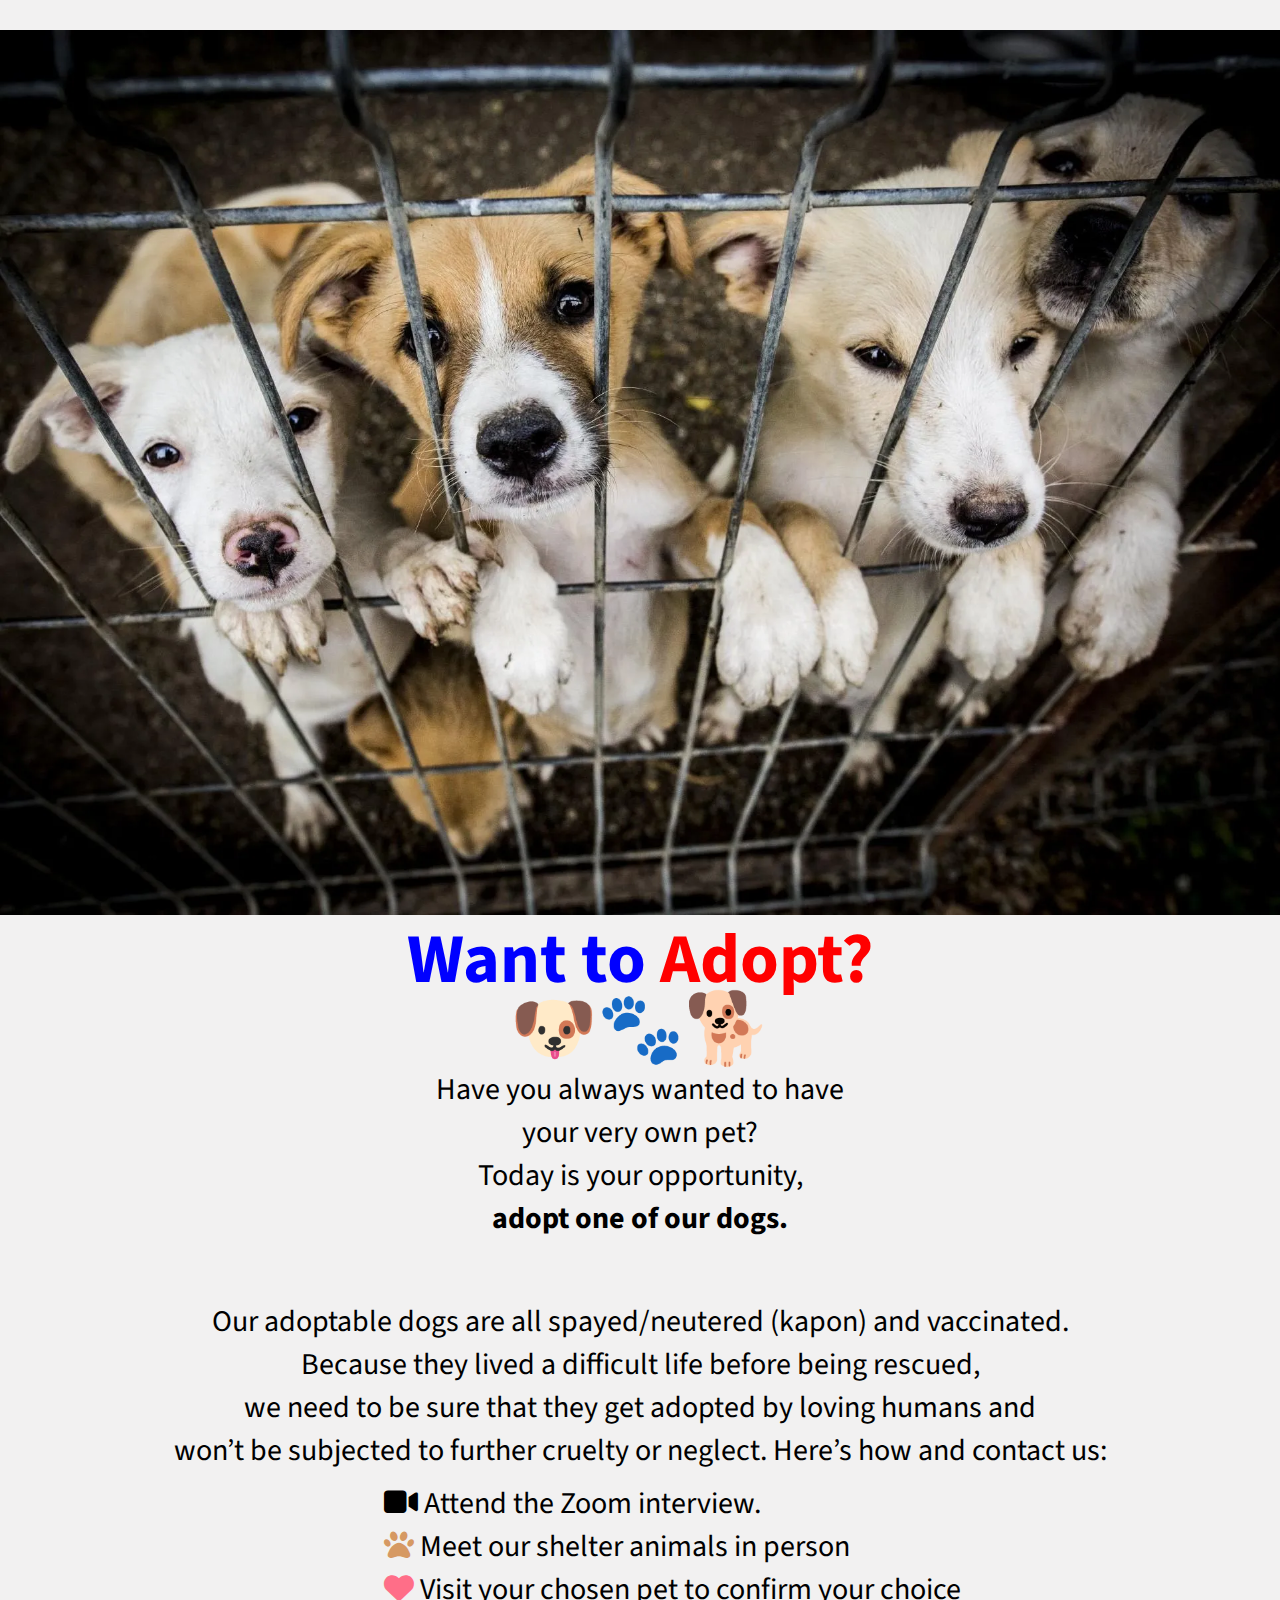
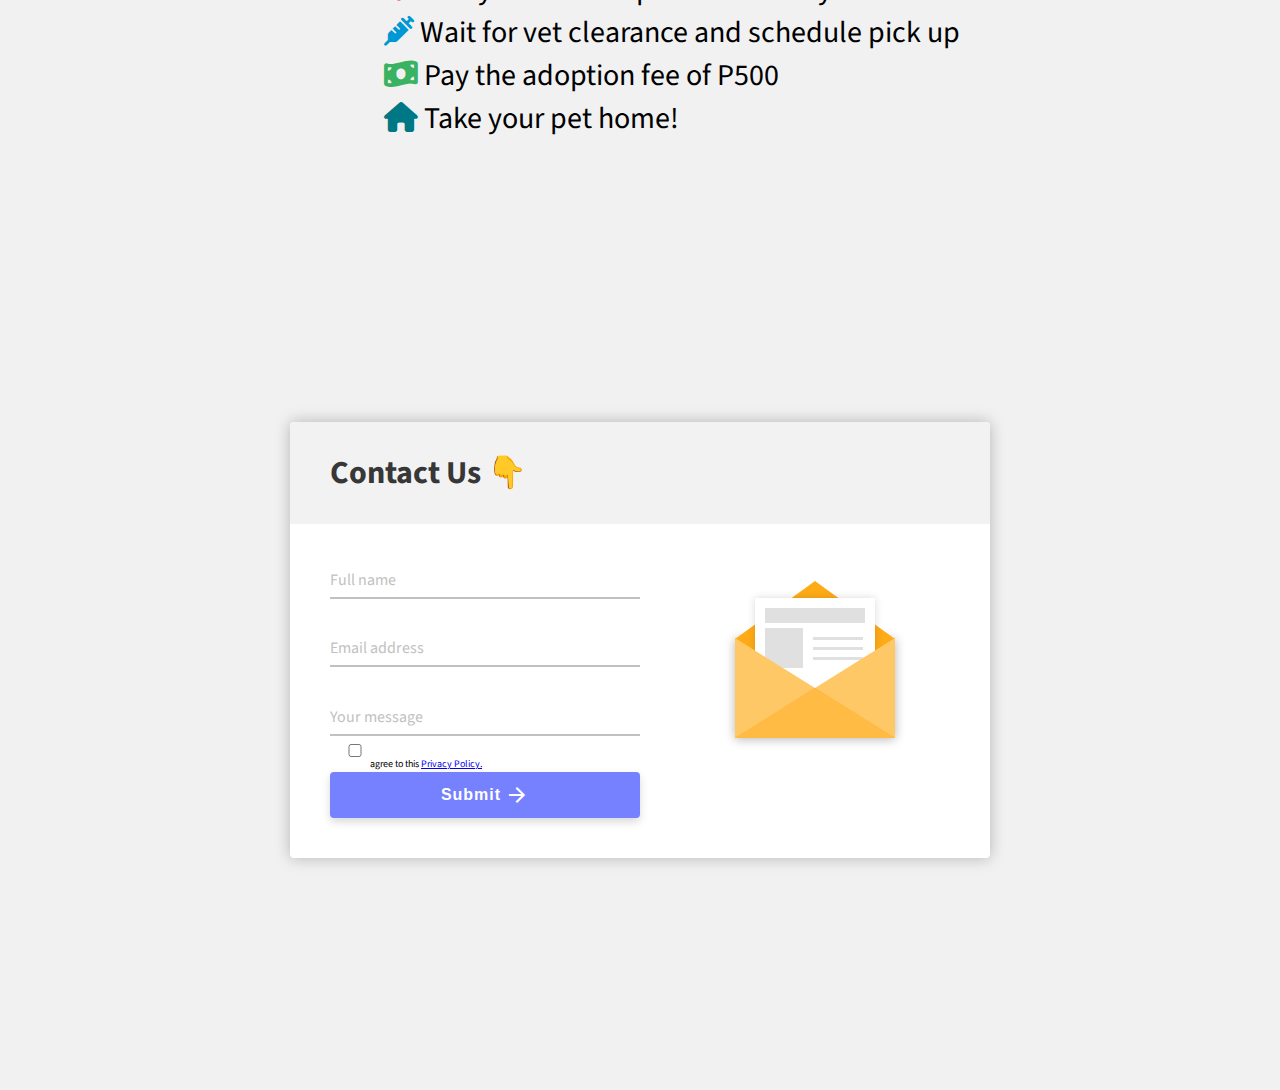
<file: index.html>
<!DOCTYPE html>
<html lang="en">
<head>
    <meta charset="UTF-8">
    <meta name="viewport" content="width=device-width, initial-scale=1.0">
    <title>Adoption</title>
    
    <link rel="stylesheet" href="https://cdnjs.cloudflare.com/ajax/libs/font-awesome/6.4.0/css/all.min.css">
    
    <link rel="stylesheet" href="style.css">
    <link href="https://fonts.googleapis.com/css?family=Source+Sans+Pro:400,700&display=swap" rel="stylesheet">
<link href="https://fonts.googleapis.com/icon?family=Material+Icons" rel="stylesheet">

<script type="text/javascript" src="https://cdnjs.cloudflare.com/ajax/libs/jquery/3.4.1/jquery.min.js"></script>
    
</head>
<body>
    
    <!-- 1st SECTION -->
    <section class="adopts" id="adopts">
        
        <div class="row">
                                    
            <div class="image">
                <img src="dog.png" alt="Adopt Dog">
            </div>
            
            <div class="content">
                <h3>Want to <span>Adopt? <br>🐶🐾🐕</span></h3>
                <p>Have you always wanted to have <br> your very own pet? <br> Today is your opportunity, <br> <span><b>adopt one of our dogs.</b></span></p>
            </div>
            
        </div>
        
    </section>
    
    
    <!-- 2nd Section -->
    <section>
        <p class="text">Our adoptable dogs are all spayed/neutered (kapon) and vaccinated. <br> Because they lived a difficult life before being rescued, <br> we need to be sure that they get adopted by loving humans and <br> won’t be subjected to further cruelty or neglect. Here’s how and contact us:</p>
        <div class="steps">
    <div class="text-icon">
        <p><i class="fa-solid fa-video fa-fade"></i> Attend the Zoom interview.</p>
    </div>
    
    <div class="text-icon">
        <p><i class="fa-solid fa-paw fa-bounce" style="color: #d69963;"></i> Meet our shelter animals in person</p>
    </div>
    
    <div class="text-icon">
        <p><i class="fa-solid fa-heart fa-beat" style="color: #ff6e88;"></i> Visit your chosen pet to confirm your choice</p>  
    </div>

    <div class="text-icon">
        <p><i class="fa-solid fa-syringe fa-shake" style="color: #0098d4;"></i> Wait for vet clearance and schedule pick up</p>
    </div>
  
    <div class="text-icon">
        <p><i class="fa-solid fa-money-bill-wave fa-beat-fade" style="color: #39b362;"></i> Pay the adoption fee of P500</p>
    </div>
  
    <div class="text-icon">
        <p><i class="fa-solid fa-house" style="color: #007785;"></i> Take your pet home!</p>
    </div>  
    </div>
    </section>
 
  
  
    
    <!-- FORM -->
    <section class="adopt-form" id="adopt-form">
    <div class="center">
  <div class="container">
  
      <h1 class="title">Contact Us 👇</h1>
    
      <div class="form form__1">
        <label for="name" class="form__label">Full name</label>
        <input type="text" class="form__input" placeholder="" id="name" required>
      </div>
    
      <div class="form form__2">
        <label for="email" class="form__label">Email address</label>
        <input type="email" class="form__input" placeholder="" id="email" required>
      </div>
    
      <div class="form form__3">
        <label for="message" class="form__label">Your message</label>
        <input type="text" class="form__input" placeholder="" id="message" required>        
      </div>
    
      <button class="form__btn">
        <span class="form__btn--visible" onclick="clearText()"><p>Submit</p> 
          <i class="material-icons">arrow_forward</i>
        </span>
        <span class="form__btn--invisible" id="btn-reset">Message sent!</span>
        
      </button>
      <div class="form form__4">
          <input type="checkbox" class="check" name="" id="checkbox" >
          <label for="checkbox">agree to this <a href="terms.html" target="_parent">Privacy Policy.</a></label>
      </div>
  
    <div class="container-mail">
      <div class="mail">
        <div class="mail__back"></div>
        <div class="mail__top"></div>
        <div class="mail__letter">
          <div class="mail__letter-square">
          </div>
          <div class="mail__letter-lines">
          </div>
        </div>
        <div class="mail__left"></div>
        <div class="mail__right"></div>
        <div class="mail__bottom"></div>
      </div>
    </div>
    
  </div>
</div>
</section>

<script type="text/javascript">

</script>
    
    <script src="script.js"></script>
    
      
  
</body>

</html>
</file>
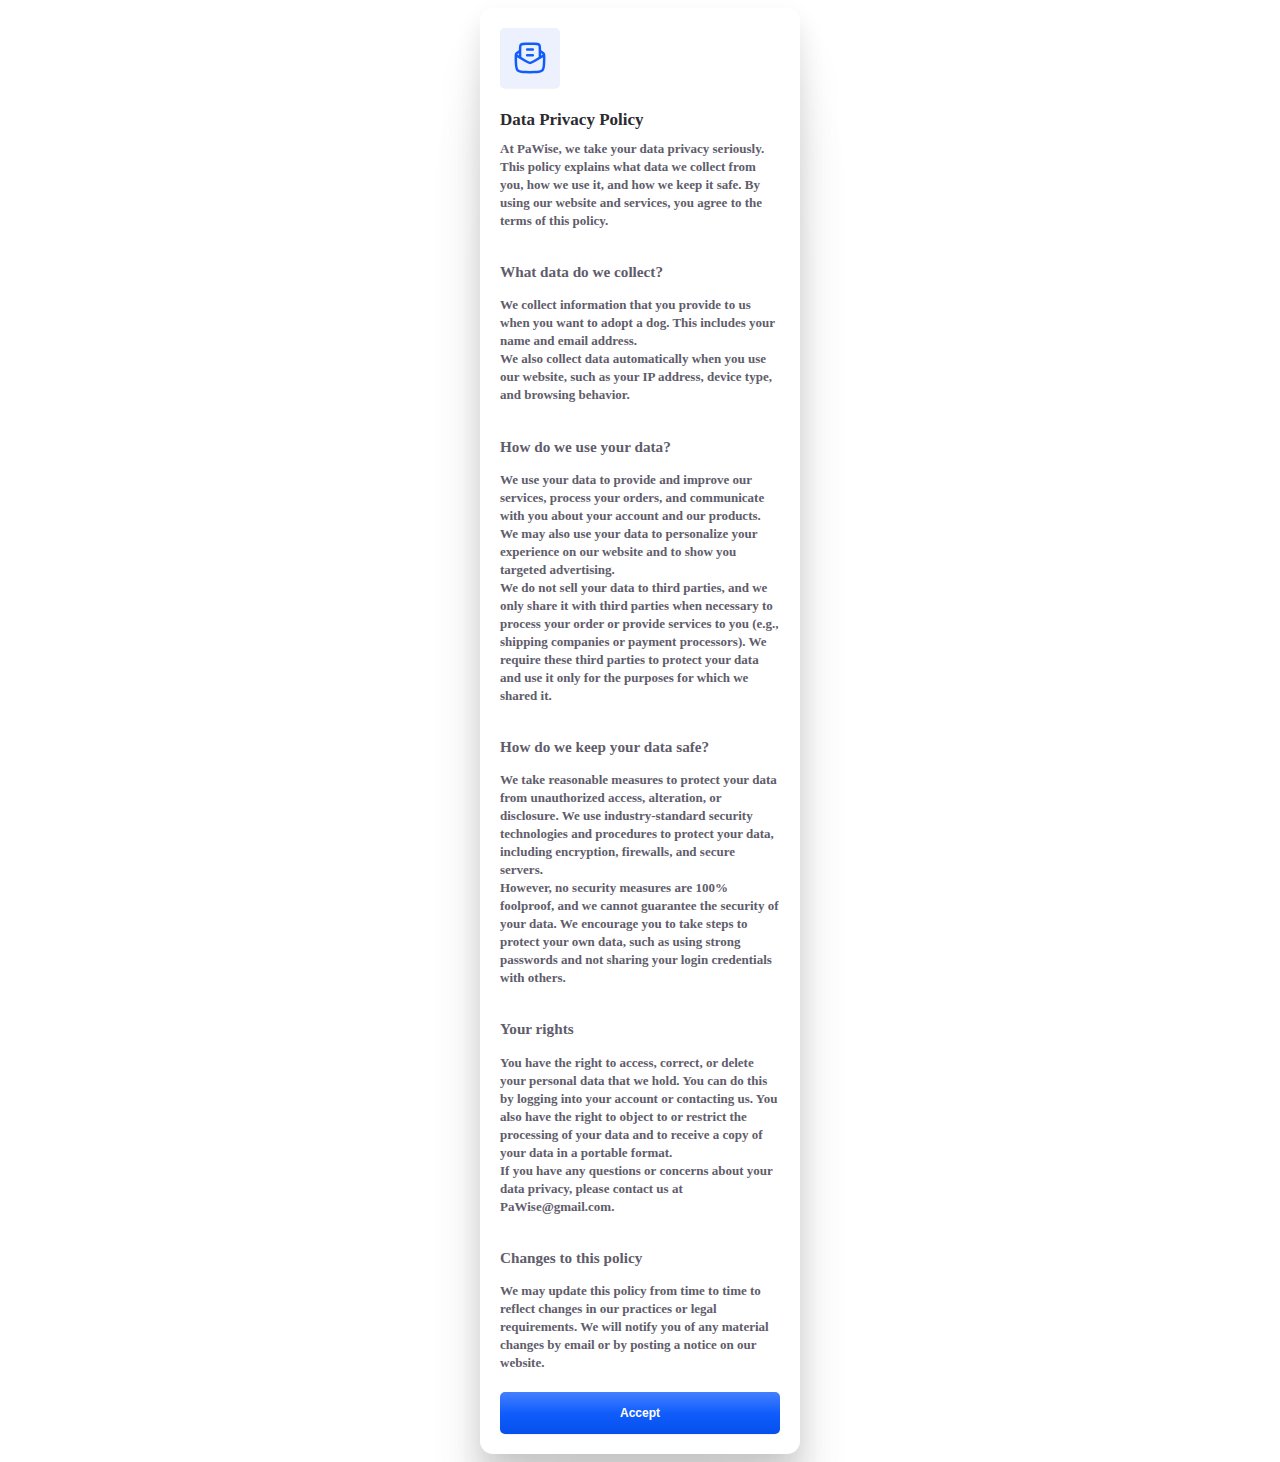
<file: terms.html>
<!DOCTYPE html>
<html lang="en">
<head>
    <meta charset="UTF-8">
    <meta name="viewport" content="width=device-width, initial-scale=1.0">
    <title>Terms & Conditions</title>
    
    <style>
        
        .popup {
  position: relative;
  width: 320px;
  height: fit-content;
  background: #FFFFFF;
  box-shadow: 0px 187px 75px rgba(0, 0, 0, 0.01), 0px 105px 63px rgba(0, 0, 0, 0.05), 0px 47px 47px rgba(0, 0, 0, 0.09), 0px 12px 26px rgba(0, 0, 0, 0.1), 0px 0px 0px rgba(0, 0, 0, 0.1);
  border-radius: 13px;
  margin: auto;
}

.form {
  display: flex;
  flex-direction: column;
  align-items: flex-start;
  padding: 20px;
  gap: 20px;
}

.icon {
  display: flex;
  align-items: center;
  justify-content: center;
  width: 60px;
  height: 60px;
  background: #ECF1FD;
  box-shadow: 0px 0.5px 0.5px #EFEFEF, 0px 1px 0.5px rgba(239, 239, 239, 0.5);
  border-radius: 5px;
}

.note {
  display: flex;
  flex-direction: column;
  gap: 8px;
}

.title {
  font-style: normal;
  font-weight: 700;
  font-size: 17px;
  line-height: 24px;
  color: #2B2B2F;
}

.subtitle {
  font-style: normal;
  font-weight: 600;
  font-size: 13px;
  line-height: 18px;
  color: #5F5D6B;
}


.form button.submit {
  display: flex;
  flex-direction: row;
  justify-content: center;
  align-items: center;
  padding: 10px 18px;
  gap: 10px;
  width: 100%;
  height: 42px;
  background: linear-gradient(180deg, #4480FF 0%, #115DFC 50%, #0550ED 100%);
  box-shadow: 0px 0.5px 0.5px #EFEFEF, 0px 1px 0.5px rgba(239, 239, 239, 0.5);
  border-radius: 5px;
  border: 0;
  font-style: normal;
  font-weight: 600;
  font-size: 12px;
  line-height: 15px;
  color: #ffffff;
}
.submit a {
    text-decoration: none;
    color: white;
}    
        
    </style>
    
</head>
<body>
    
    <div class="popup">
  <form class="form">
    <div class="icon">
      <svg xmlns="http://www.w3.org/2000/svg" fill="none" viewBox="0 0 34 34" height="34" width="34">
        <path stroke-linejoin="round" stroke-width="2.5" stroke="#115DFC" d="M7.08385 9.91666L5.3572 11.0677C4.11945 11.8929 3.50056 12.3055 3.16517 12.9347C2.82977 13.564 2.83226 14.3035 2.83722 15.7825C2.84322 17.5631 2.85976 19.3774 2.90559 21.2133C3.01431 25.569 3.06868 27.7468 4.67008 29.3482C6.27148 30.9498 8.47873 31.0049 12.8932 31.1152C15.6396 31.1838 18.3616 31.1838 21.1078 31.1152C25.5224 31.0049 27.7296 30.9498 29.331 29.3482C30.9324 27.7468 30.9868 25.569 31.0954 21.2133C31.1413 19.3774 31.1578 17.5631 31.1639 15.7825C31.1688 14.3035 31.1712 13.564 30.8359 12.9347C30.5004 12.3055 29.8816 11.8929 28.6437 11.0677L26.9171 9.91666"></path>
        <path stroke-linejoin="round" stroke-width="2.5" stroke="#115DFC" d="M2.83331 14.1667L12.6268 20.0427C14.7574 21.3211 15.8227 21.9603 17 21.9603C18.1772 21.9603 19.2426 21.3211 21.3732 20.0427L31.1666 14.1667"></path>
        <path stroke-width="2.5" stroke="#115DFC" d="M7.08331 17V8.50001C7.08331 5.82872 7.08331 4.49307 7.91318 3.66321C8.74304 2.83334 10.0787 2.83334 12.75 2.83334H21.25C23.9212 2.83334 25.2569 2.83334 26.0868 3.66321C26.9166 4.49307 26.9166 5.82872 26.9166 8.50001V17"></path>
        <path stroke-linejoin="round" stroke-linecap="round" stroke-width="2.5" stroke="#115DFC" d="M14.1667 14.1667H19.8334M14.1667 8.5H19.8334"></path>
      </svg>
    </div>
    <div class="note">
      <label class="title">Data Privacy Policy</label>
      <span class="subtitle">At PaWise, we take your data privacy seriously. This policy explains what data we collect from you, how we use it, and how we keep it safe. By using our website and services, you agree to the terms of this policy.
<br> <br>
<h3>What data do we collect?</h3>

We collect information that you provide to us when you want to adopt a dog. This includes your name and email address.
<br>
We also collect data automatically when you use our website, such as your IP address, device type, and browsing behavior.
<br> <br>
<h3>How do we use your data?</h3>

We use your data to provide and improve our services, process your orders, and communicate with you about your account and our products. We may also use your data to personalize your experience on our website and to show you targeted advertising.
<br>
We do not sell your data to third parties, and we only share it with third parties when necessary to process your order or provide services to you (e.g., shipping companies or payment processors). We require these third parties to protect your data and use it only for the purposes for which we shared it.
<br> <br>
<h3>How do we keep your data safe?</h3>

We take reasonable measures to protect your data from unauthorized access, alteration, or disclosure. We use industry-standard security technologies and procedures to protect your data, including encryption, firewalls, and secure servers.
<br>
However, no security measures are 100% foolproof, and we cannot guarantee the security of your data. We encourage you to take steps to protect your own data, such as using strong passwords and not sharing your login credentials with others.
<br> <br>
<h3>Your rights</h3>

You have the right to access, correct, or delete your personal data that we hold. You can do this by logging into your account or contacting us. You also have the right to object to or restrict the processing of your data and to receive a copy of your data in a portable format.
<br>
If you have any questions or concerns about your data privacy, please contact us at PaWise@gmail.com.
<br> <br>
<h3>Changes to this policy</h3>

We may update this policy from time to time to reflect changes in our practices or legal requirements. We will notify you of any material changes by email or by posting a notice on our website.
</span>
    </div>
        
    <button class="submit"><a href="index.html">Accept</a></button>
  </form>
</div>
    
</body>
</html>
</file>
<file: style.css>
*, *::after, *::before {
  margin: 0;
  padding: 0;
  -webkit-font-smoothing: antialiased;
  -moz-osx-font-smoothing: grayscale;
}
html {
  font-size: 62.5%;
  overflow-y: scroll;
}


body {
  background-color: #F2F1F1;
  font-family: 'Source Sans Pro', sans-serif;
}
.material-icons {
  font-size: 18px;
  margin-left: 4px;
}
.center {
  height: 100vh;
  display: flex;
  justify-content: center;
  align-items: center;
}
.container {
  display: grid;
  grid-template-columns: repeat(2, minmax(min-content, 35rem));
  grid-template-rows: repeat(5, min-content);
  justify-items: space-between;
  align-items: center;
  background: #fff;
  border-radius: 0.4rem;
  box-shadow: 0 0 1.5rem rgba(0, 0, 0, 0.25);
}
@media only screen and (max-width: 790px) {
  .container {
    grid-template-columns: 50rem;
    grid-column-rows: repeat(6, min-content);
  }
}
@media only screen and (max-width: 540px) {
  .container {
    grid-template-columns: minmax(30rem, 40rem);
  }
}
/*  TITLE  */
.title {
  grid-row: 1 / 2;
  grid-column: 1 / 4;
  padding: 2.8rem 4rem;
  margin-bottom: 1.4rem;
  font-size: 3.2rem;
  color: #373737;
  border-radius: 0.4rem 0.4rem 0 0;
  background: #f2f2f2;
  font-weight: 700;
}
/*  FORM  */
.form {
  grid-column: 1 / 2;
  display: flex;
  flex-direction: column;
  margin: 2rem 0 0.8rem 4rem;
  position: relative; 

}
@media only screen and (max-width: 790px) {
  .form {
    margin: 2rem 4rem 0.8rem 4rem;
  }
}
.form__1 {
  grid-row: 2 / 3;
}
.form__2 {
  grid-row: 3 / 4;
}
.form__3 {
  grid-row: 4 / 5;
}
.form__4 {
    grid-row: 7 / 8;
}

.form__4 {
    grid-column: 1 / 2;
    grid-row: 5 / 6;
    bottom: 5rem;
}

.check {
    float: right;
    margin-right: 25rem;
    width: 50px;
}
.form__4 label {
    float: left;
    margin-left: 4rem;
}

.form.active label {
  transform: translateY(-2.2rem);
  visibility: visible;
  font-size: 1.3rem;
  color: #7581FF;
}
.form__input {
  font-size: 1.6rem;
  padding: 1rem 0;
  border: none;
  background: transparent;
  border-bottom: 2px solid #c1c1c1;
}
.form__input:focus {
  outline: none;
  border-bottom: 2px solid #c1c1c1;
}
.form__input:focus:invalid {
  border-bottom: 2px solid #7581FF;
}
.form__label {
  font-size: 1.6rem;
  color: #c1c1c1;
  position: absolute;
  top: 1rem;
  pointer-events: none;
  transition: all 0.3s;
}
.form__btn {
  grid-column: 1 / 2;
  grid-row: 5 / 6;
  background: #7581FF;
  color: #fff;
  border: none;
  font-size: 1.6rem;
  font-weight: 700;
  letter-spacing: 1px;
  padding: 1.1rem 0;
  margin: 2.8rem 0 4rem 4rem;
  cursor: pointer;
  border-radius: 0.4rem;
  box-shadow: 0 0.4rem 0.8rem rgba(0, 0, 0, 0.15);
  overflow: hidden;
  position: relative;
  transition: all 0.2s;
}
@media only screen and (max-width: 790px) {
  .form__btn {
    margin: 2.8rem 4rem 4rem 4rem;
  }
}
.form__btn:focus {
  outline: 0;
}
.form__btn:hover {
  background-color: #5162fe;
}
.form__btn > * {
  transition: all 0.4s;
  transition-delay: 1s;
  display: inline-block;
}
.form__btn--invisible {
  position: absolute;
  width: 100%;
  left: 0;
  top: -100%;
}
.form__btn--invisible.visible {
  top: 11px;
}
.form__btn--visible {
  display: flex;
  justify-content: center;
  align-items: center;
}
.form__btn--visible.invisible {
  transform: translateY(200%);
}
/*  MAIL ICON  */
.container-mail {
  grid-column: 2 / 3;
  grid-row: 2 / 6;
  display: flex;
  justify-content: center;
  align-items: center;
  width: 31rem;
  height: 28rem;
  margin-bottom: 4rem;
}
@media only screen and (max-width: 790px) {
  .container-mail {
    grid-column: 1 / 2;
    grid-row: 6 / 7;
    height: 12rem;
    margin-top: 4rem;
    justify-self: center;
  }
}
.mail {
  position: relative;
  top: -4rem;
  left: -6rem;
}
@media only screen and (max-width: 790px) {
  .mail {
    left: -27%;
    top: -5rem;
  }
}
.mail__top {
  position: absolute;
  top: -5.7rem;
  width: 0;
  height: 0;
  border-right: 8rem solid transparent;
  border-left: 8rem solid transparent;
  border-bottom: 5.8rem solid #ffab17;
  z-index: 0;
}
.mail__top.closed {
  transition: transform 0.6s 0.8s, z-index 0.2s 0.4s;
  z-index: 2;
  transition-delay: 0.5s;
  transform-origin: bottom left;
  transform: rotate3d(1, 0, 0, 180deg);
}
.mail__back {
  position: absolute;
  background: #ffab17;
  width: 16rem;
  height: 10rem;
  box-shadow: 0 0.1rem 1rem rgba(0, 0, 0, 0.3);
}
.mail__left {
  position: absolute;
  width: 0;
  height: 0;
  border-left: 8rem solid #ffc867;
  border-top: 5rem solid transparent;
  border-bottom: 5rem solid transparent;
}
.mail__right {
  position: absolute;
  left: 8rem;
  width: 0;
  height: 0;
  border-right: 8rem solid #ffc867;
  border-top: 5rem solid transparent;
  border-bottom: 5rem solid transparent;
}
.mail__bottom {
  position: absolute;
  top: 4.92rem;
  width: 0;
  height: 0;
  border-right: 8rem solid transparent;
  border-left: 8rem solid transparent;
  border-bottom: 5.08rem solid #ffbb43;
}
.mail__letter {
  position: absolute;
  top: -4rem;
  left: 2rem;
  width: 12rem;
  height: 9rem;
  background: #fff;
  box-shadow: 0 0 0.8rem rgba(0, 0, 0, 0.15);
  overflow: hidden;
  transition: all 0.8s ease;
}
.mail__letter.move {
  transform: translateY(45px);
}
.mail__letter * {
  background: #e0e0e0;
}
.mail__letter-square {
  position: absolute;
  top: 3rem;
  left: 1rem;
  width: 3.8rem;
  height: 4rem;
}
.mail__letter-square::before {
  content: "";
  position: absolute;
  top: -2rem;
  width: 10rem;
  height: 1.5rem;
  background: inherit;
}
.mail__letter-lines {
  top: 4.9rem;
  left: 5.8rem;
}
.mail__letter-lines, .mail__letter-lines::before, .mail__letter-lines::after {
  content: "";
  position: absolute;
  width: 5rem;
  height: 0.3rem;
  background: #e0e0e0;
}
.mail__letter-lines::before {
  top: -1rem;
}
.mail__letter-lines::after {
  top: 1rem;
}










.adopts.row {
    display: flex;
    align-items: center;
    flex-wrap: wrap-reverse;
    gap: 1.5rem;
}

.adopts .row .content {
    flex: 1 1 40rem;
    text-align: center;
}

.adopts .row .image {
    flex: 1 1 40rem;
    margin-top: 3rem;
}

.adopts .row .image img {
    width: 100%;
    margin-right: auto;
    margin-left: auto;
    display: block;
}

.adopts .row .content h3 {
    margin-top: 1rem;
    margin-bottom: .3rem;
    color: blue;
    line-height: 1;
}

.adopts .row .content h3 span {
    color: red;
}

.adopt-form {
    margin-top: 5rem;
      position: relative;
  bottom: 0;
  left: 50%;
  transform: translateX(-50%);
}

@media (max-width: 2560px) {
    .adopts .row .content h3 {
        font-size: 9rem;
    }
    
    .adopts .row .content p {
    font-size: 5rem;
    }
    
    .text-icon {
        font-size: 5rem;
    }
    
    .text {
        font-size: 5rem;
    }

}


@media (max-width: 1440px) {
    .adopts .row .content h3 {
        font-size: 7rem;
    }
    
    .adopts .row .content p {
    font-size: 3rem;
    }
    
    .text-icon {
        font-size: 3rem;
    }
    
    .text {
        font-size: 3rem;
    }

}

@media (max-width: 1024px) {
    .adopts .row .content h3 {
        font-size: 7rem;
    }
    
    .adopts .row .content p {
    font-size: 3rem;
    }
    
    .text-icon {
        font-size: 3rem;
    }
    
    .text {
        font-size: 3rem;
    }

}

@media (max-width: 991px) {
    .adopts .row .content h3 {
        font-size: 5rem;
    }
    
    .adopts .row .content p {
    font-size: 3rem;
    }
    
    .text-icon {
        font-size: 3rem;
    }
    
    .text {
        font-size: 3rem;
    }

}

@media (max-width: 768px) {
    .adopts .row .content h3 {
        font-size: 4rem;
    }
    
    .adopts .row .content p {
    font-size: 2rem;
    }
    
    .text-icon {
        font-size: 2rem;
    }
    
    .text {
        font-size: 2rem;
    }
    
    .adopt-form {
    margin-top: 10rem;
   }

}

@media (max-width: 435px) {
    .adopts .row .content h3 {
        font-size: 3rem;
    }
    
    .adopts .row .content p {
    font-size: 1rem;
    }
    
    .text-icon {
        font-size: 1rem;
    }
    
    .text {
        font-size: 1rem;
    }

}

.steps {
    margin-top: 1rem;
    margin-left: 30%;
}

.text {
    margin-top: 6rem;
    text-align: center;
}
</file>
